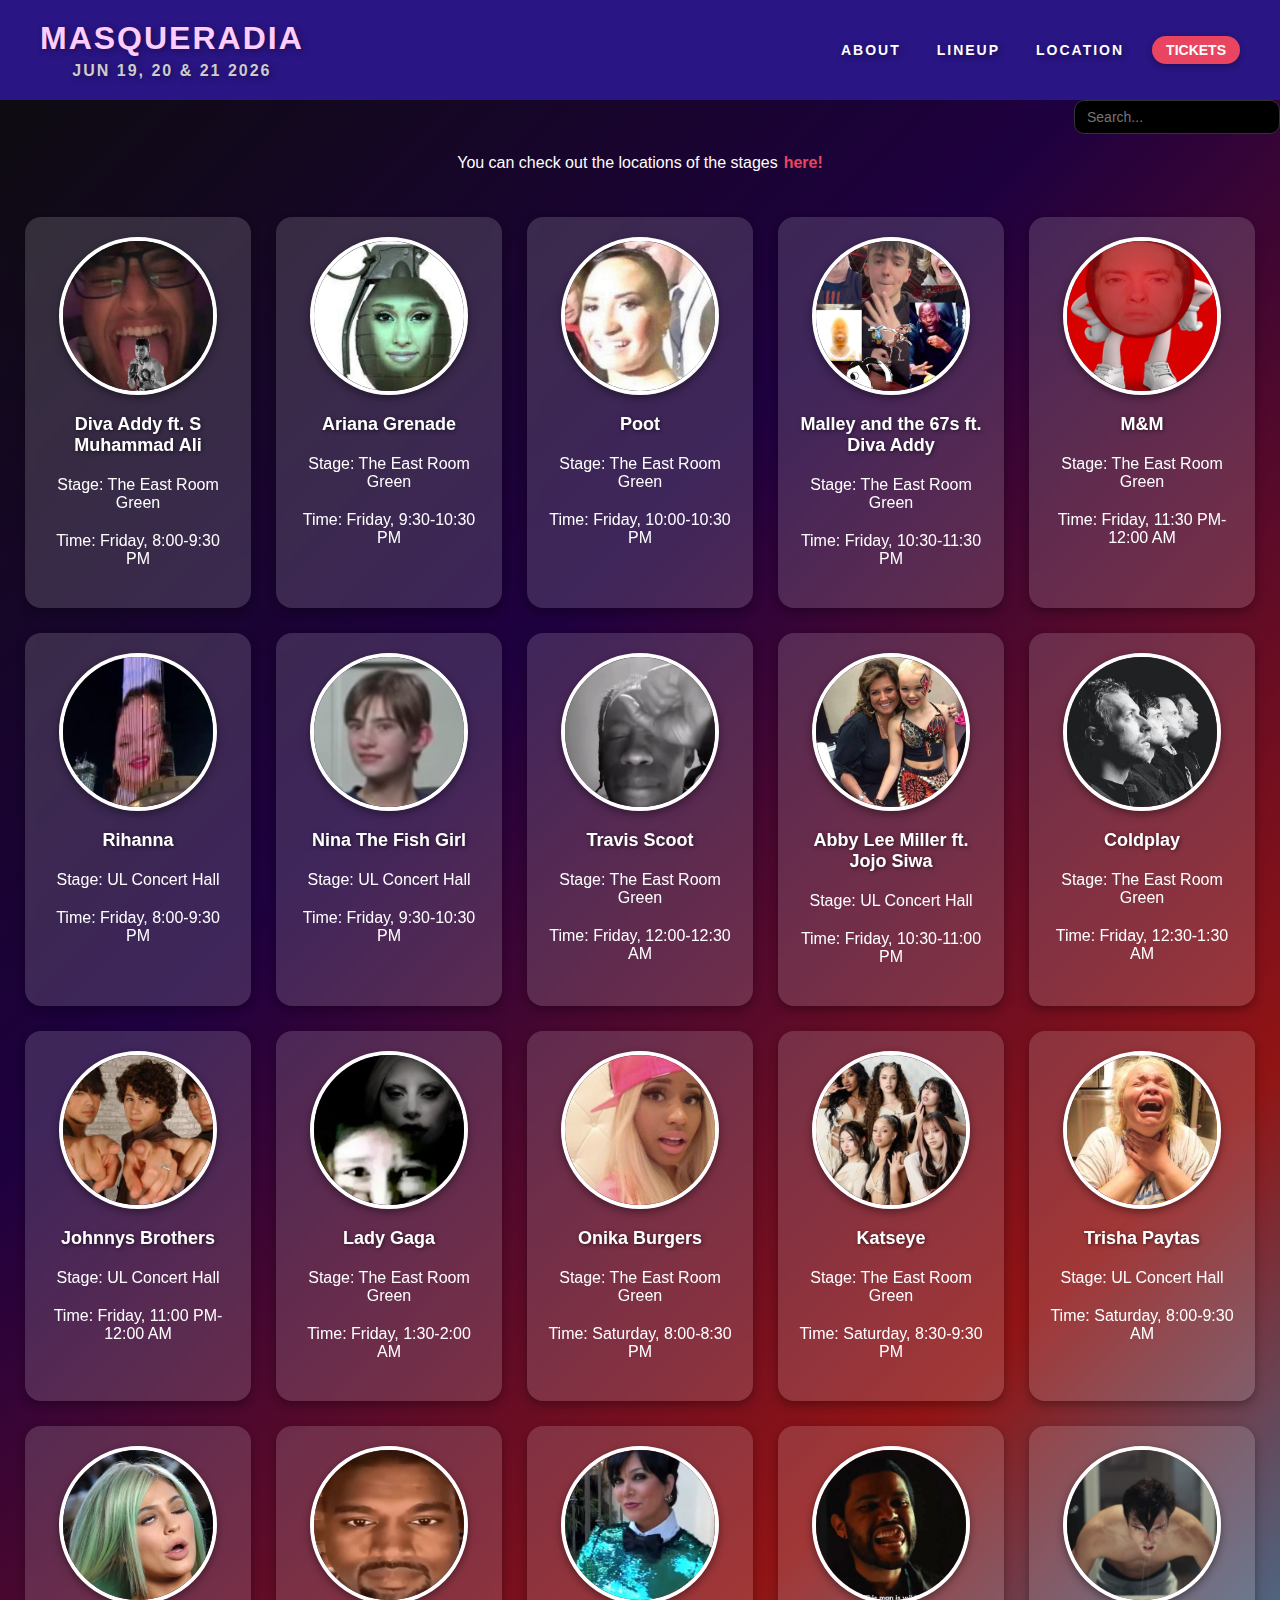
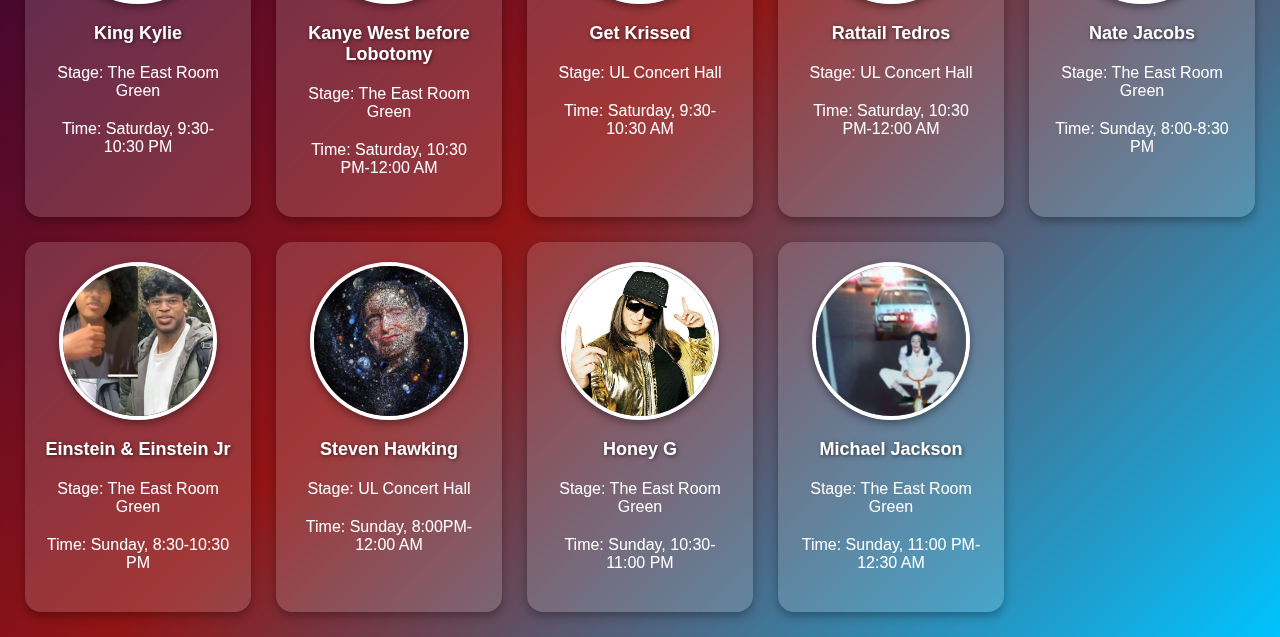
<file: lineup.html>
<!DOCTYPE html>
<html lang="en">
<head>
  <meta charset="UTF-8" />
  <meta name="viewport" content="width=device-width, initial-scale=1.0" />
  <title>Masqueradia Lineup</title>

  <style>
  body {
    font-family: Arial, sans-serif;
    background: linear-gradient(135deg, #0d0d0d, #1e003f, #911414, #00c3ff);
    margin: 0;
    color: white;
    position: relative;


    header {
      background: transparent;
      color: #8b0000; 
      padding: 25px;
      text-align: center;
      font-size: 40px;
      font-weight: bold;
      letter-spacing: 2px;
      text-shadow: 2px 2px 6px rgba(0,0,0,0.4);
    }

    .title-bar {
      width: 100%;
      height: 6px;
      background: black;
      margin-bottom: 20px;
    }

    .search-container {
      width: 100%;
      display: flex;
      justify-content: flex-end;
      padding-right: 35px;
      margin-bottom: 15px;
    }

    #searchInput {
      width: 180px;
      padding: 8px 12px;
      font-size: 14px;
      border-radius: 10px;
      border: 1px solid #333;
      background: black;
      color: white;
      outline: none;
    }
	
	p {
  font-size: 16px;
  color: #fff;
  text-align: center;       /* centers the text */
  margin: 20px 0;
  font-family: Arial, sans-serif;
}

p a {
  color: #e94560;           /* bold festival accent color */
  font-weight: bold;
  text-decoration: none;    /* remove underline */
  margin-left: 6px;         /* add space before "here!" */
  transition: color 0.3s ease;
}

p a:hover {
  color: #ffcc00;           /* fun hover effect */
  text-decoration: underline;
}

    .artist-grid {
      display: grid;
      grid-template-columns: repeat(auto-fit, minmax(220px, 1fr));
      gap: 25px;
      padding: 25px;
    }

    .artist-card {
      background: rgba(255,255,255,0.15);
      border-radius: 16px;
      padding: 20px;
      box-shadow: 0 4px 10px rgba(0,0,0,0.3);
      transition: transform 0.2s ease;
      cursor: pointer;
      text-align: center;
      backdrop-filter: blur(4px);
    }

    .artist-card:hover {
      transform: scale(1.05);
    }

    .artist-card img {
      width: 150px;
      height: 150px;
      object-fit: cover;
      border-radius: 50%;
      border: 4px solid white;
      box-shadow: 0 3px 8px rgba(0,0,0,0.4);
    }

    .artist-name {
      margin-top: 15px;
      font-size: 18px;
      font-weight: bold;
      color: white;
      text-shadow: 1px 1px 4px rgba(0,0,0,0.6);
    }
	
	.festival-header {
  display: flex;
  justify-content: space-between;
  align-items: center;
  background-color: #291583;
  color: white;
  padding: 20px 40px;
  flex-wrap: wrap;
}

.logo-date {
  text-align: left;
}

.logo-date h1 {
  margin: 0;
  font-size: 32px;
  color: #e94560;
}

.logo-date p {
  margin: 5px 0 0;
  font-size: 16px;
  color: #ccc;
}

.nav-section {
  display: flex;
  align-items: center;
}

.nav-links {
  display: flex;
  gap: 20px;
  align-items: center;
}

.nav-links a {
  color: white;
  text-decoration: none;
  font-weight: bold;
  font-size: 14px; /* smaller size */
  padding: 4px 8px;
}

.nav-links a:hover {
  color: #e94560;
}

.tickets-btn {
  background-color: #e94560;
  color: white;
  border: none;
  padding: 6px 14px; /* slightly smaller padding */
  border-radius: 20px;
  cursor: pointer;
  font-weight: bold;
  font-size: 14px; /* match link size */
  box-shadow: 0 2px 6px rgba(0,0,0,0.3);
}

.tickets-btn:hover {
  background-color: #ff5e78;
}

.logo-date {
  text-align: ;
}

.logo-date h1 {
  margin: 0;
  font-size: 32px;
  color: #ffccff;
}

.logo-date p {
  margin: 5px 0 0;
  font-size: 16px;
  color: #ccc;
}
	
  </style>
</head>

<body>
  <header class="festival-header">
  <div class="logo-date">
    <h1>MASQUERADIA</h1>
    <p>JUN 19, 20 & 21 2026</p>
  </div>

  <div class="nav-section">
    <nav class="nav-links">
      <a href="#about">ABOUT</a>
      <a href="#lineup">LINEUP</a>
      <a href="#plan">LOCATION</a>
      <button class="tickets-btn">TICKETS</button>
    </nav>
  </div>
</header>


  <div class="search-container">
    <input 
      type="text" 
      id="searchInput" 
      placeholder="Search..."
      onkeyup="searchArtists()"
    />
  </div>
  
  <p>You can check out the locations of the stages<a href="location.com" target="_blank">here!</a></p>

  <div class="artist-grid" id="artistGrid">

  <div class="artist-card">
    <img src="addy.png" alt="Diva Addy ft. S Muhammad Ali">
    <div class="artist-name">Diva Addy ft. S Muhammad Ali</div>
    <div class="artist-info">
      <p>Stage: The East Room Green</p>
      <p>Time: Friday, 8:00-9:30 PM</p>
    </div>
  </div>

  <div class="artist-card">
    <img src="arianaGrenade.jpg" alt="Ariana Grenade">
    <div class="artist-name">Ariana Grenade</div>
    <div class="artist-info">
      <p>Stage: The East Room Green</p>
      <p>Time: Friday, 9:30-10:30 PM</p>
    </div>
  </div>

  <div class="artist-card">
    <img src="pootLovato.jpg" alt="Poot">
    <div class="artist-name">Poot</div>
    <div class="artist-info">
      <p>Stage: The East Room Green</p>
      <p>Time: Friday, 10:00-10:30 PM</p>
    </div>
  </div>

  <div class="artist-card">
    <img src="jack.png" alt="Malley and the 67s ft. Diva Addy">
    <div class="artist-name">Malley and the 67s ft. Diva Addy</div>
    <div class="artist-info">
      <p>Stage: The East Room Green</p>
      <p>Time: Friday, 10:30-11:30 PM</p>
    </div>
  </div>

  <div class="artist-card">
    <img src="eminem.jpg" alt="M&M">
    <div class="artist-name">M&M</div>
    <div class="artist-info">
      <p>Stage: The East Room Green</p>
      <p>Time: Friday, 11:30 PM-12:00 AM</p>
    </div>
  </div>

  <div class="artist-card">
    <img src="helloDubai.jpg" alt="Rihanna">
    <div class="artist-name">Rihanna</div>
    <div class="artist-info">
      <p>Stage: UL Concert Hall</p>
      <p>Time: Friday, 8:00-9:30 PM</p>
    </div>
  </div>

  <div class="artist-card">
    <img src="nina.jpg" alt="Nina The Fish Girl">
    <div class="artist-name">Nina The Fish Girl</div>
    <div class="artist-info">
      <p>Stage: UL Concert Hall</p>
      <p>Time: Friday, 9:30-10:30 PM</p>
    </div>
  </div>

  <div class="artist-card">
    <img src="travisScoot.jpg" alt="Travis Scoot">
    <div class="artist-name">Travis Scoot</div>
    <div class="artist-info">
      <p>Stage: The East Room Green</p>
      <p>Time: Friday, 12:00-12:30 AM</p>
    </div>
  </div>

  <div class="artist-card">
    <img src="abbyJojo.jpg" alt="Abby Lee Miller ft. Jojo Siwa">
    <div class="artist-name">Abby Lee Miller ft. Jojo Siwa</div>
    <div class="artist-info">
      <p>Stage: UL Concert Hall</p>
      <p>Time: Friday, 10:30-11:00 PM</p>
    </div>
  </div>

  <div class="artist-card">
    <img src="coldplay.jpg" alt="Coldplay">
    <div class="artist-name">Coldplay</div>
    <div class="artist-info">
      <p>Stage: The East Room Green</p>
      <p>Time: Friday, 12:30-1:30 AM</p>
    </div>
  </div>

  <div class="artist-card">
    <img src="johnnysBrothers.jpg" alt="Johnnys Brothers">
    <div class="artist-name">Johnnys Brothers</div>
	<p>Stage: UL Concert Hall</p>
    <p>Time: Friday, 11:00 PM-12:00 AM</p>
  </div>

  <div class="artist-card">
    <img src="ladyGaga.jpg" alt="Lady Gaga">
    <div class="artist-name">Lady Gaga</div>
    <div class="artist-info">
      <p>Stage: The East Room Green</p>
      <p>Time: Friday, 1:30-2:00 AM</p>
    </div>
  </div>

  <div class="artist-card">
    <img src="onikaBurgers.jpg" alt="Onika Burgers">
    <div class="artist-name">Onika Burgers</div>
    <div class="artist-info">
      <p>Stage: The East Room Green</p>
      <p>Time: Saturday, 8:00-8:30 PM</p>
    </div>
  </div>

  <div class="artist-card">
    <img src="katseye.jpg" alt="Katseye">
    <div class="artist-name">Katseye</div>
    <div class="artist-info">
      <p>Stage: The East Room Green</p>
      <p>Time: Saturday, 8:30-9:30 PM</p>
    </div>
  </div>

  <div class="artist-card">
    <img src="trishaPaytas.jpg" alt="Trisha Paytas">
    <div class="artist-name">Trisha Paytas</div>
	<p>Stage: UL Concert Hall</p>
    <p>Time: Saturday, 8:00-9:30 AM</p>
  </div>

  <div class="artist-card">
    <img src="kingKylie.jpg" alt="King Kylie">
    <div class="artist-name">King Kylie</div>
    <div class="artist-info">
      <p>Stage: The East Room Green</p>
      <p>Time: Saturday, 9:30-10:30 PM</p>
    </div>
  </div>

  <div class="artist-card">
    <img src="kanyeWest.jpg" alt="Kanye West">
    <div class="artist-name">Kanye West before Lobotomy</div>
    <div class="artist-info">
      <p>Stage: The East Room Green</p>
      <p>Time: Saturday, 10:30 PM-12:00 AM</p>
    </div>
  </div>

  <div class="artist-card">
    <img src="krissed.jpg" alt="Get Krissed">
    <div class="artist-name">Get Krissed</div>
	<p>Stage: UL Concert Hall</p>
    <p>Time: Saturday, 9:30-10:30 AM</p>
  </div>

  <div class="artist-card">
    <img src="rattailTedros.jpg" alt="Rattail Tedros">
    <div class="artist-name">Rattail Tedros</div>
	<p>Stage: UL Concert Hall</p>
    <p>Time: Saturday, 10:30 PM-12:00 AM</p>
  </div>

  <div class="artist-card">
    <img src="nateJacobs.jpg" alt="Nate Jacobs">
    <div class="artist-name">Nate Jacobs</div>
    <div class="artist-info">
      <p>Stage: The East Room Green</p>
      <p>Time: Sunday, 8:00-8:30 PM</p>
    </div>
  </div>

  <div class="artist-card">
    <img src="einsteins.png" alt="Einstein & Einstein Jr">
    <div class="artist-name">Einstein & Einstein Jr</div>
    <div class="artist-info">
      <p>Stage: The East Room Green</p>
      <p>Time: Sunday, 8:30-10:30 PM</p>
    </div>
  </div>

  <div class="artist-card">
    <img src="stevenHawking.jpg" alt="Steven Hawking">
    <div class="artist-name">Steven Hawking</div>
	<p>Stage: UL Concert Hall</p>
    <p>Time: Sunday, 8:00PM-12:00 AM</p>
  </div>

  <div class="artist-card">
    <img src="honeyG.jpg" alt="Honey G">
    <div class="artist-name">Honey G</div>
    <div class="artist-info">
      <p>Stage: The East Room Green</p>
      <p>Time: Sunday, 10:30-11:00 PM</p>
    </div>
  </div>

  <div class="artist-card">
    <img src="michael.jpg" alt="Michael Jackson">
    <div class="artist-name">Michael Jackson</div>
    <div class="artist-info">
      <p>Stage: The East Room Green</p>
      <p>Time: Sunday, 11:00 PM-12:30 AM</p>
    </div>
  </div>

</div>

  <script>
    function searchArtists() {
      let input = document.getElementById("searchInput").value.toLowerCase();
      let cards = document.getElementsByClassName("artist-card");

      for (let i = 0; i < cards.length; i++) {
        let name = cards[i].querySelector(".artist-name").innerText.toLowerCase();
        cards[i].style.display = name.includes(input) ? "block" : "none";
      }
    }
  </script>

</body>
</html>
</file>
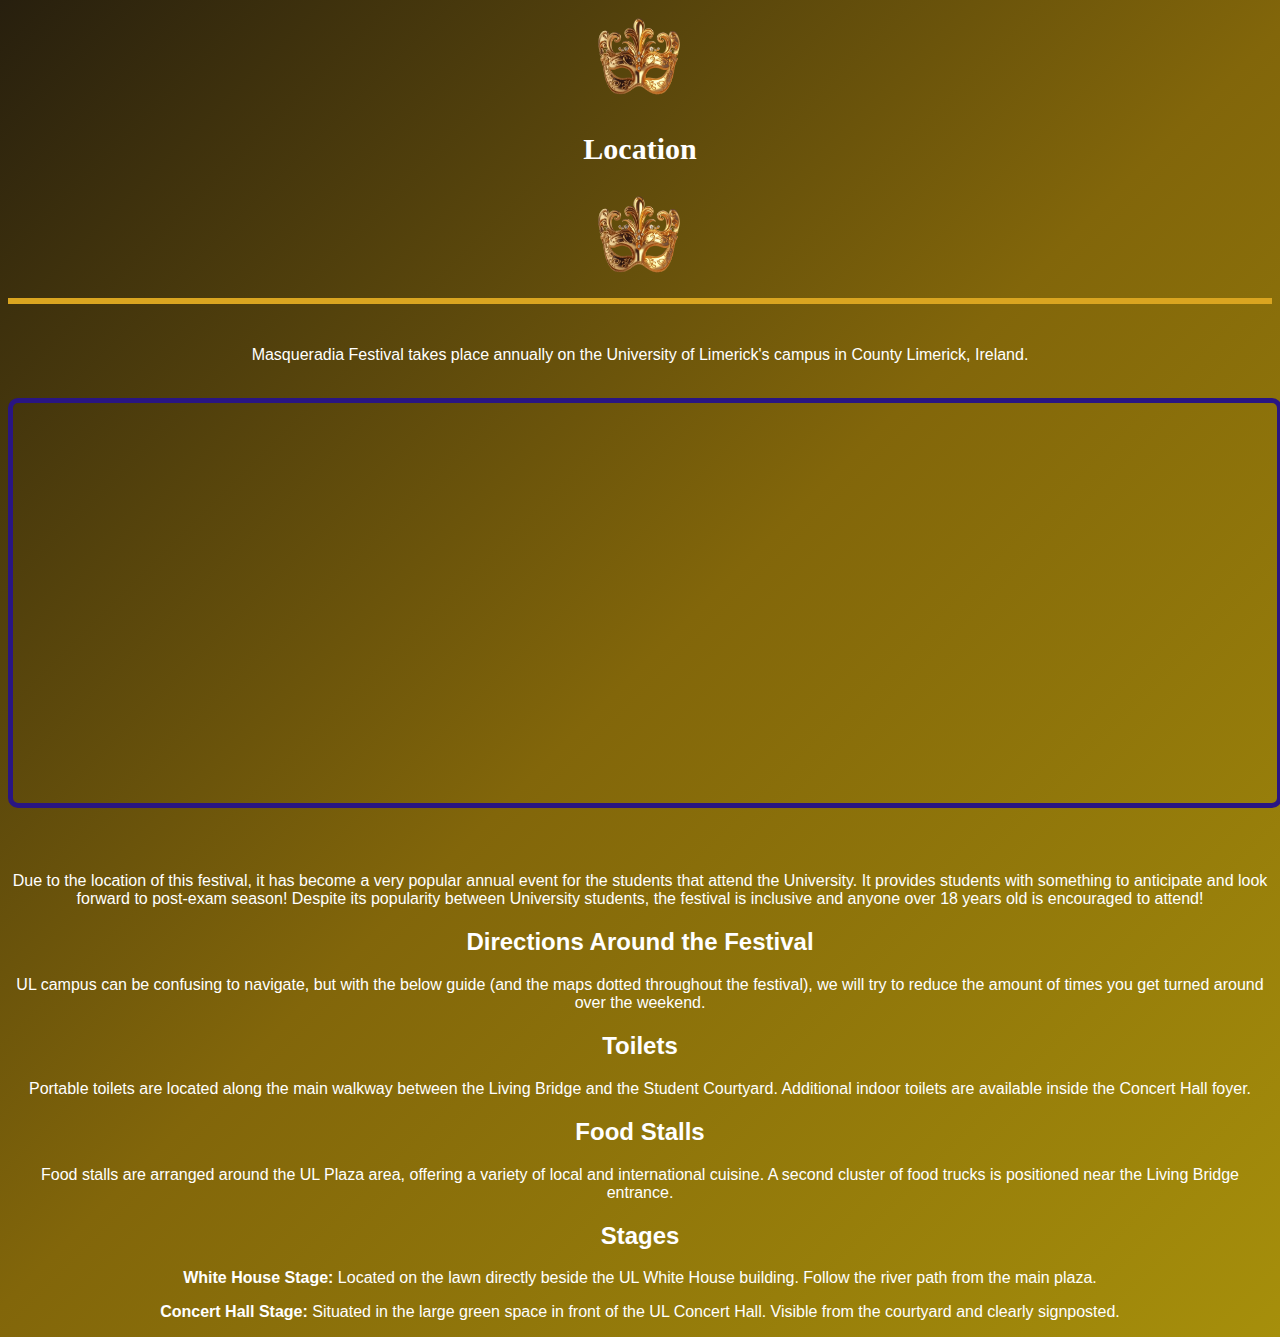
<file: Location.html>
<!DOCTYPE html>
<html>
<head>
  <meta charset="UTF-8" />
  <meta name="viewport" content="width=device-width, initial-scale=1.5" />
  <title>Location</title>
  <link rel="Stylesheet" href="Location_style.css">
  </head>

<body>
  <div class="Top">
    <div class="Mask_1">
      <img alt="Gold_mask" src="Gold_mask.png" height="100px" width="100px"/>
    </div>
    
    <div class="Title">
      <h1>Location</h1>
    </div>
    
    <div class="Mask_2">
      <img alt="Gold_mask" src="Gold_mask.png" height="100px" width="100px"/>
    </div>
  </div>
  
  <hr color="#DAA520" size="6px" >

<br>
  <p>
    Masqueradia Festival takes place annually on the University of Limerick's campus in County Limerick, Ireland. 

</p>
<br>

<div class="map">
  <iframe src="https://www.google.com/maps/embed?pb=!1m18!1m12!1m3!1d2419.2464031374047!2d-8.572437199999998!3d52.673588099999996!2m3!1f0!2f0!3f0!3m2!1i1024!2i768!4f13.1!3m3!1m2!1s0x485b5e98212e5873%3A0xca7febf3aac3fc2d!2sUniversity%20of%20Limerick!5e0!3m2!1sen!2sie!4v1763546543130!5m2!1sen!2sie" width="600" height="450" style="border:0;" allowfullscreen="" loading="lazy" referrerpolicy="no-referrer-when-downgrade">
  </iframe>
</div>

<br>

<p> 
    Due to the location of this festival, it has become a very popular annual event for the students that attend the University. It provides students with something to anticipate and look forward to post-exam season!
    Despite its popularity between University students, the festival is inclusive and anyone over 18 years old is encouraged to attend!
</p>

<h2>Directions Around the Festival</h2>
<p>
  UL campus can be confusing to navigate, but with the below guide (and the maps dotted throughout the festival), we will try to reduce the amount of times you get turned around over the weekend. 
</p>

<div class="information-boxes">
        <h2>Toilets</h2>
        <p>Portable toilets are located along the main walkway between the Living Bridge and the Student Courtyard. Additional indoor toilets are available inside the Concert Hall foyer.</p>
    </div>

    <div class="information-boxes">
        <h2>Food Stalls</h2>
        <p>Food stalls are arranged around the UL Plaza area, offering a variety of local and international cuisine. A second cluster of food trucks is positioned near the Living Bridge entrance.</p>
    </div>

    <div class="information-boxes">
        <h2>Stages</h2>
        <p><strong>White House Stage:</strong> Located on the lawn directly beside the UL White House building. Follow the river path from the main plaza.</p>
        <p><strong>Concert Hall Stage:</strong> Situated in the large green space in front of the UL Concert Hall. Visible from the courtyard and clearly signposted.</p>
    </div>












</body>
</html>
</file>
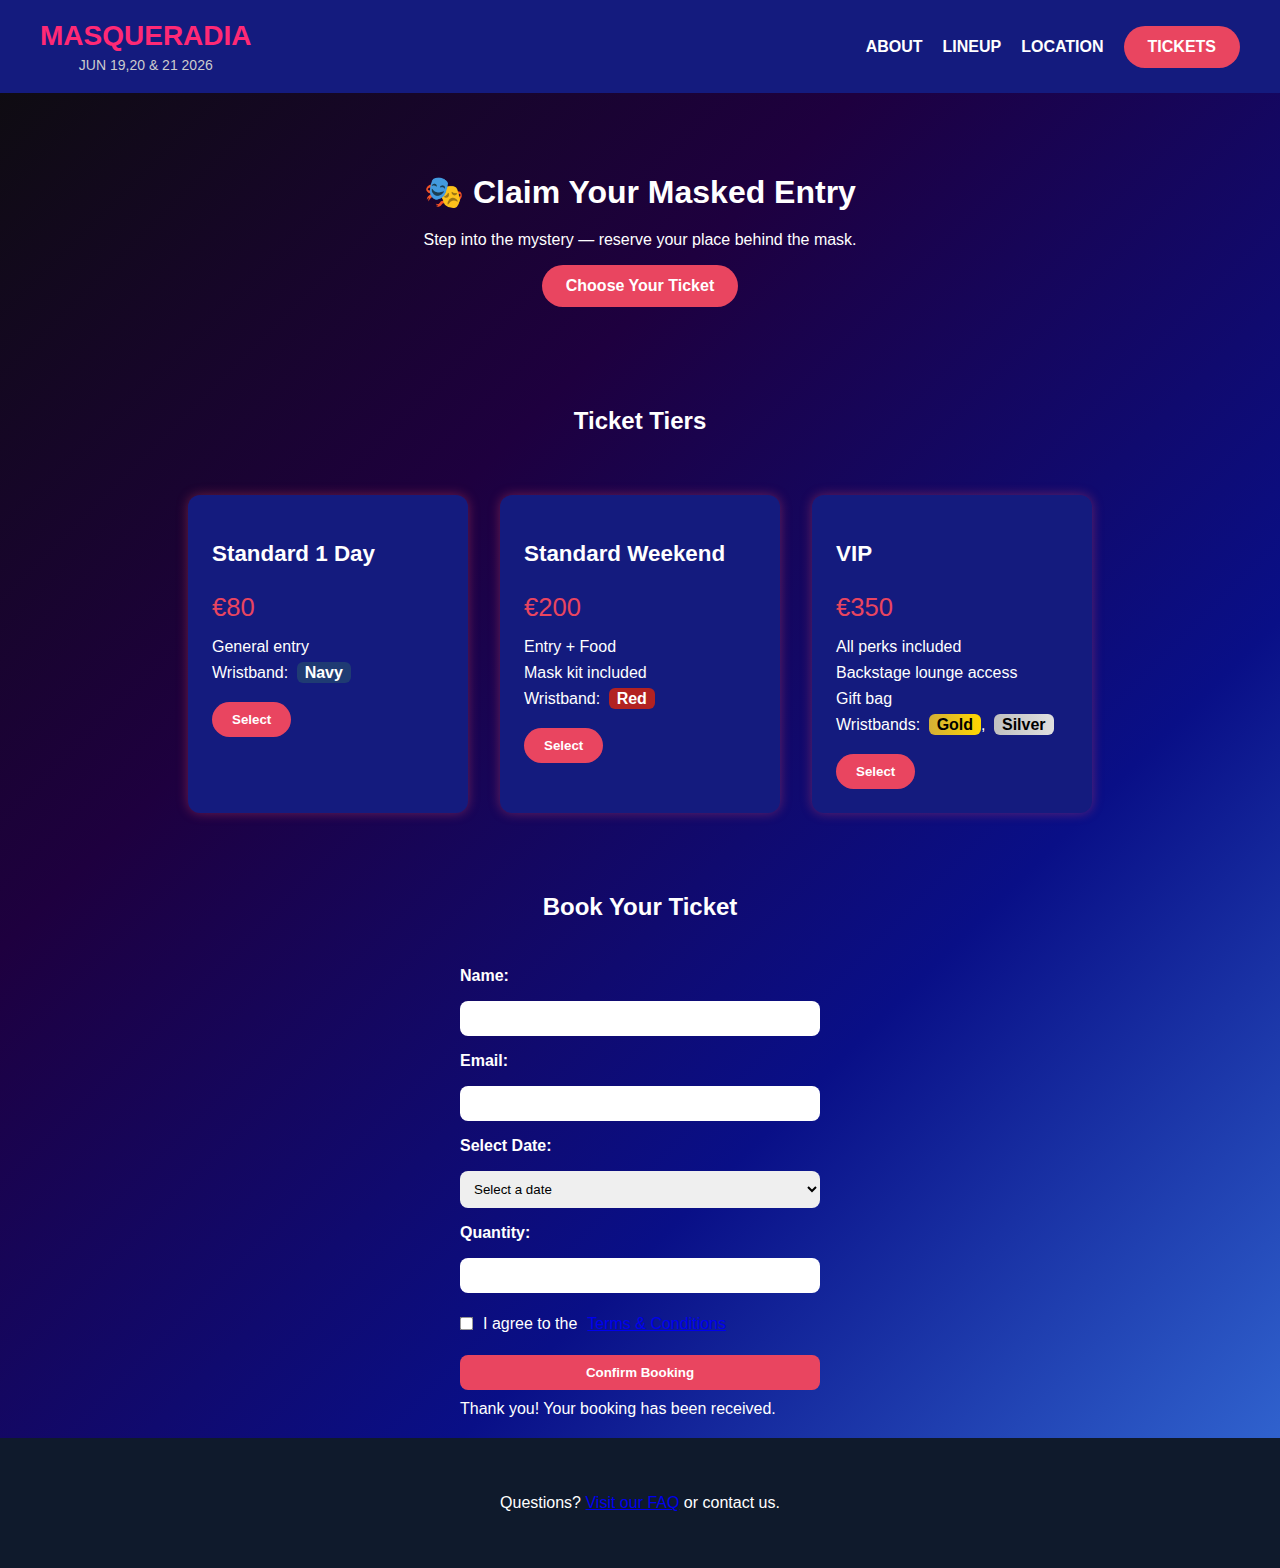
<file: tickets.html>
<!DOCTYPE html>
<html lang="en">
<head>
  <meta charset="UTF-8" />
  <meta name="viewport" content="width=device-width, initial-scale=1.0" />
  <title>Masquerade Festival Tickets</title>
  <link rel="stylesheet" href="style.css" />
</head>
<body>
  <header class="festival-header">
    <div class="logo-date">
      <h1>MASQUERADIA</h1>
      <p>JUN 19,20 & 21 2026</p>
    </div>

    <nav class="nav-links">
      <a href="#about">ABOUT</a>
      <a href="#lineup">LINEUP</a>
      <a href="#plan">LOCATION</a>
      <a href="#tickets" class="cta-button">TICKETS</a>
    </nav>
  </header>

  <header class="ticket-hero">
    <div>
    <h1>🎭 Claim Your Masked Entry</h1>
    <p>Step into the mystery — reserve your place behind the mask.</p>
    <a href="#tickets" class="cta-button">Choose Your Ticket</a>
  </div>
  </header>
  

  <section id="tickets">
  <h2> Ticket Tiers</h2>
  <div class="ticket-container">
      <div class="ticket-option" data-ticket="Standard 1 Day" data-price="80">
        <h3>Standard 1 Day</h3>
        <p class="price">€80</p>
        <ul>
          <li>General entry</li>
          <li>Wristband: <span class="wristband navy">Navy</span></li>
        </ul>
        <button type="button" class="select-ticket">Select</button>
      </div>

    <div class="ticket-option" data-ticket="Standard Weekend" data-price="200">
      <h3>Standard Weekend</h3>
      <p class="price">€200</p>
      <ul>
        <li>Entry + Food</li>
        <li>Mask kit included</li>
        <li>Wristband: <span class="wristband red">Red</span></li>
      </ul>
      <button type="button" class="select-ticket">Select</button> 
    </div>

    <div class="ticket-option" data-ticket="VIP" data-price="350">
      <h3>VIP</h3>
      <p class="price">€350</p>
      <ul>
        <li>All perks included</li>
        <li>Backstage lounge access</li>
        <li>Gift bag</li>
        <li>Wristbands: 
          <span class="wristband gold">Gold</span>, 
          <span class="wristband silver">Silver</span>
        </li>
      </ul>
      <button type="button" class="select-ticket">Select</button>
    </div>
  </div>
</section>


  <section id="booking">
    <h2>Book Your Ticket</h2>
    <form id="bookingForm" novalidate>
      <label for="name">Name:</label>
      <input id="name" name="name" type="text" required />

      <label for="email">Email:</label>
      <input id="email" name="email" type="email" required />

      <label for="date">Select Date: </label>
      <select id="date" name="date" required>
        <option value="" disabled selected>Select a date</option>
        <option value="2026-06-19">June 19, 2026</option>
        <option value="2026-06-20">June 20, 2026</option>
        <option value="2026-06-21">June 21, 2026</option>
      </select>

      <label for="quantity">Quantity:</label>
      <input id="quantity" name="quantity" type="number" min="1" max="10"/>


      <label for="terms" class="terms-label">
        <input id="terms" name="terms" type="checkbox" required />
        I agree to the <a href="terms.html">Terms & Conditions</a>
      </label>

      <button type="submit">Confirm Booking</button>
       <div id="confirmed" class="confirmation">
       Thank you! Your booking has been received.
       </div>
    </form>
  </section>

  <footer>
    <p>Questions? <a href="#faq">Visit our FAQ</a> or contact us.</p>
  </footer>
  
  
</body>
</html>
</file>
<file: Location_style.css>
body{
    
    background: linear-gradient(135deg, #271f0e, #82660a, #a68f0b);
    background-blend-mode: screen;
    background-repeat: repeat;
    background-size: cover;
    font-family: Arial, sans-serif;
    color: white;
    text-align: center;

}

.Festival_header {
    display: flex;
    justify-content: space-between;
    align-items: center;
    background-color: #291583;
    color: white;
    padding: 20px 40px;
    flex-wrap: wrap;

}

.Links {
    display: flex;
    align-items: center;
    gap: 20px;
    flex-wrap: wrap;
}

.Links a {
    color: white;
    font-weight: bold;
}

.Links a:hover {
    color: #e94560;
}

.Title {
    font-family: Georgia, 'Times New Roman', Times, serif;
    color: white;
    text-align: center;
    font-size: 15px;

}

.map {
    width: 100%;
    height: 400px;
    margin-bottom: 30px;
    border: 5px solid #291583; 
    border-radius: 10px;       
    overflow: hidden; 

}

.map iframe {
        width: 100%;
        height: 100%;
        border: none;.map {
        border: 5px solid #291583; 
        border-radius: 10px;      
        overflow: hidden;          
        width: 100%;
        height: 400px;
    }
}

h2 {
    text-align: center;
    color: white;
}


.Information-boxes {
    text-align: center;
}

.Info {
    background-color: #291583c0;
    padding: 15px;
    border-radius: 10px;
    margin-bottom: 20px;
    display: inline-block;
    float: left;
    width: 20%;
    margin-right:65px;
    margin-left: 65px;

}
</file>
<file: style.css>
* {
  box-sizing: border-box;
}

.festival-header {
  display: flex;
  justify-content: space-between;
  align-items: center;
  background-color: #141b7e;
  color: white;
  padding: 20px 40px;
  flex-wrap: wrap;
}

.logo-date h1 {
  margin: 0;
  font-size: 28px;
  color: #ff2975;
}

.logo-date p {
  margin: 5px 0 0;
  font-size: 14px;
  color: #ccc;
}

.nav-links {
  display: flex;
  align-items: center;
  gap: 20px;
  flex-wrap: wrap;
}

.nav-links a {
  color: white;
  text-decoration: none;
  font-weight: bold;
}

.nav-links a:hover {
  color: #e94560;
}

.ticket-btn {
  background-color: #e94560;
  color: white;
  border: none;
  padding: 8px 16px;
  border-radius: 20px;
  cursor: pointer;
  font-weight: bold;
}

.ticket-btn:hover {
  background-color: #ff5e78;
}

body {
  font-family: Arial, sans-serif;
  background: linear-gradient(135deg, #0d0d0d, #1e003f, #090f87, #366fd9);
  background-blend-mode: screen;
  background-repeat: repeat;
  background-size: cover;
  color: #fff;
  margin: 0;
  padding: 0;
}

h4 {
  text-align: left;
  margin: 10px 0;
  letter-spacing: 4px;
  color: #ffffff;
}

h1{
  text-align: center;
  margin: 20px 0;
}

h2 {
  text-align: center;
  margin: 40px 0 20px 0;
}

header {
  text-align: center;
  padding: 60px 20px;
}

.cta-button {
  display: inline-block;
  background: #e94560;
  color: #fff;
  padding: 12px 24px;
  border: none;
  border-radius: 30px;
  text-decoration: none;
  font-weight: bold;
  transition: transform 0.3s ease;
  cursor: pointer;
}

.cta-button:hover {
  transform: scale(1.1);
}

.ticket-container {
  display: flex;
  flex-wrap: wrap;
  justify-content: center;
  gap: 2rem;
  padding: 40px 20px;
}

.ticket-option {
  background-color: #141b7e;
  border-radius: 12px;
  padding: 24px;
  width: 280px;
  box-shadow: 0 0 12px rgba(233, 69, 96, 0.4);
  transition: transform 0.3s ease, box-shadow 0.3s ease;
  color: #fff;
}

.ticket-option:hover {
  transform: translateX(-10px);
  box-shadow: 0 0 20px rgba(233, 69, 96, 0.6);
}

.ticket-option.selected {
  transform: translateX(-10px);
  box-shadow: 0 0 28px rgba(233, 69, 96, 0.85);
  border: 1px solid rgba(233,69,96,0.25);
}

.ticket-option h3 {
  font-size: 1.4em;
  margin-bottom: 10px;
}

.price {
  font-size: 1.6em;
  color: #e94560;
  margin-bottom: 10px;
}

.ticket-option ul {
  list-style: none;
  padding: 0;
  margin-bottom: 20px;
}

.ticket-option li {
  margin: 8px 0;
}

button {
  background: #e94560;
  color: #fff;
  border: none;
  padding: 10px 20px;
  border-radius: 30px;
  cursor: pointer;
  font-weight: bold;
  transition: background 0.3s ease;
}

button:hover {
  background: #ff5e78;
}

.wristband {
  font-weight: bold;
  padding: 2px 8px;
  border-radius: 6px;
  margin-left: 4px;
}

.wristband.navy {
  background: #1f3b73;
  color: #fff;
}

.wristband.red {
  background: #b22222;
  color: #fff;
}

.wristband.gold {
  background: linear-gradient(to right, #d4af37, #ffd700);
  color: #000;
}

.wristband.silver {
  background: linear-gradient(to right, #c0c0c0, #e0e0e0);
  color: #000;
}

form {
  display: flex;
  flex-direction: column;
  max-width: 400px;
  margin: auto;
  padding: 20px;
}

form input, form select, form button {
  margin: 10px 0;
  padding: 10px;
  border-radius: 8px;
  border: none;
}

form button {
  background: #e94560;
  color: #fff;
  font-weight: bold;
  cursor: pointer;
}

label {
  display: block;
  margin: 6px 0;
  color: #fff;
  font-weight: 600;
}

.terms-label {
  display: flex;
  align-items: center;
  gap: 10px;
  padding: 6px 0;
  background: transparent;
  font-weight: 500;
}

.terms-label input[type="checkbox"] {
  transform: scale(1.05);
  margin: 0;
}

form input:focus, form select:focus, form button:focus, .select-ticket:focus {
  outline: 3px solid rgba(233,69,96,0.35);
  outline-offset: 2px;
}

footer{
  padding: 40px 20px;
  background: #0f1a2c;
  color: #fff;
  text-align: center;
}
</file>
